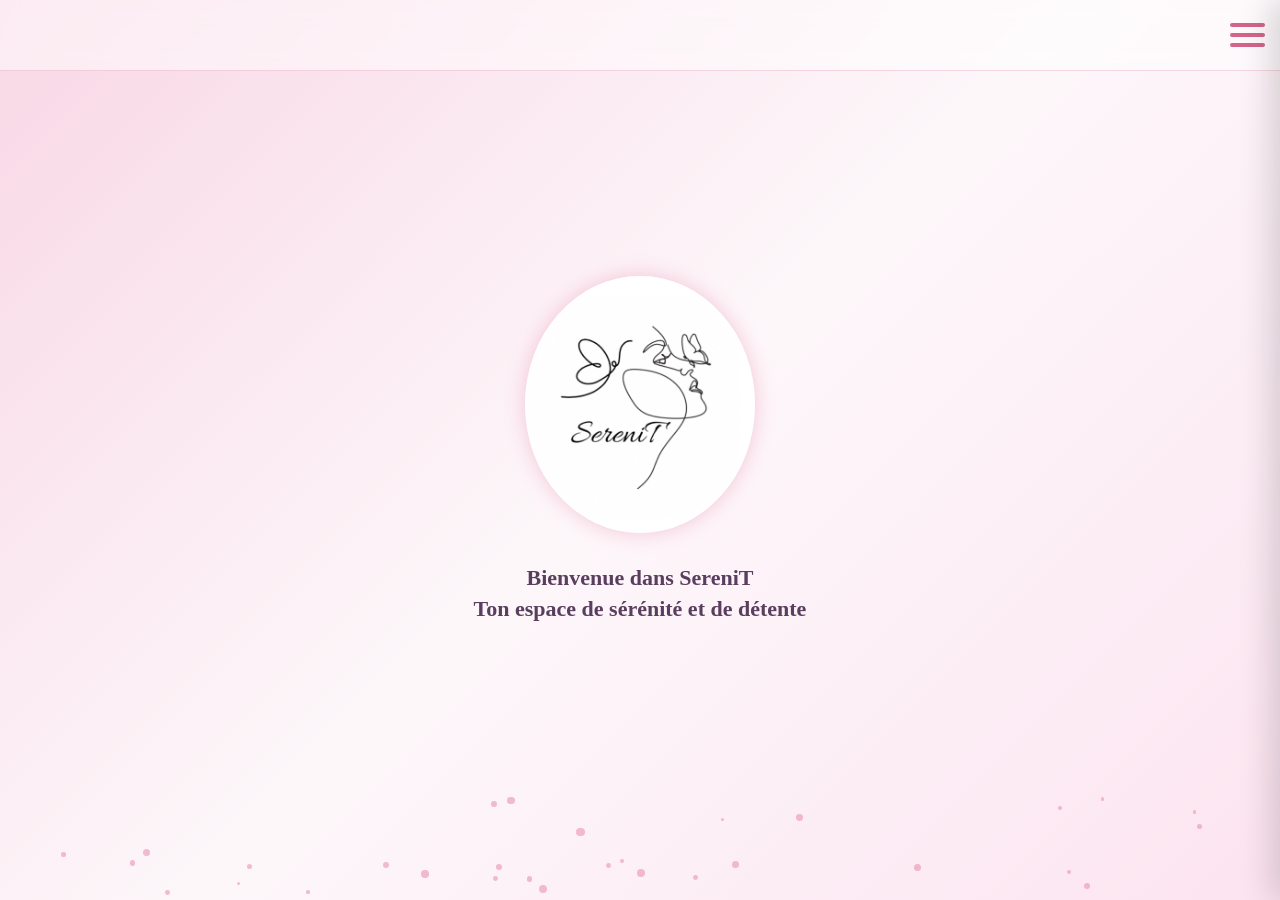
<file: index.html>
<!DOCTYPE html>
<html lang="fr">
<head>
<meta charset="UTF-8">
<meta name="viewport" content="width=device-width, initial-scale=1.0">
<title>SereniT</title>

<style>
/* ===== BODY ===== */
body {
  margin:0;
  font-family: Georgia, serif;
  overflow:hidden;
  height:100vh;
  display:flex;
  justify-content:center;
  align-items:center;
  background: linear-gradient(135deg, #f8d7e5, #fdf7fa, #fce4f0);
  animation: backgroundShift 20s ease infinite;
}

/* ===== ANIMATION FOND ===== */
@keyframes backgroundShift {
  0% {background-position:0% 50%;}
  50% {background-position:100% 50%;}
  100% {background-position:0% 50%;}
}

/* ===== BARRE HAUT ===== */
.topbar {
  position:fixed;
  top:0;
  width:100%;
  height:70px;
  background: rgba(255,255,255,0.5);
  backdrop-filter: blur(10px);
  display:flex;
  justify-content:flex-end;
  align-items:center;
  padding-right:30px;
  border-bottom:1px solid rgba(231,127,163,0.3);
  z-index:1000;
}

/* ===== MENU HAMBURGER ===== */
.menu-btn {
  width:35px;
  cursor:pointer;
  z-index:1001;
}
.menu-btn span {
  display:block;
  height:4px;
  background:#d46489;
  margin:6px 0;
  border-radius:4px;
}

/* ===== MENU LATERAL ===== */
.menu {
  position:fixed;
  top:0;
  right:-300px;
  width:300px;
  height:100%;
  background:white;
  display:flex;
  flex-direction:column;
  justify-content:center;
  align-items:center;
  transition:0.4s;
  box-shadow:-10px 0 30px rgba(0,0,0,0.15);
  z-index:2000;
}
.menu a {
  text-decoration:none;
  font-size:22px;
  margin:25px;
  color:#5a3e5f;
}
.menu a:hover {
  color:#e77fa3;
}
.menu .close-btn {
  position:absolute;
  top:20px;
  right:20px;
  font-size:28px;
  cursor:pointer;
  color:#d46489;
}

/* ===== CENTRE ===== */
.center {
  display:flex;
  flex-direction:column;
  align-items:center;
  z-index:1;
  position:relative;
}

/* ===== LOGO ===== */
.logo {
  width:230px;
  border-radius:50%;
  animation:float 6s ease-in-out infinite;
  box-shadow: 0 0 20px rgba(231,127,163,0.4);
}
@keyframes float {
  0% { transform: translateY(0) scale(1);}
  50% { transform: translateY(-10px) scale(1.02);}
  100% { transform: translateY(0) scale(1);}
}

/* ===== PARTICULES LUMINEUSES ===== */
.particle {
  position:absolute;
  width:6px;
  height:6px;
  background: rgba(231,127,163,0.5);
  border-radius:50%;
  animation:riseParticle linear infinite;
  z-index:0;
}
@keyframes riseParticle {
  0% { transform: translateY(0) scale(1); opacity:0;}
  50% { opacity:0.7; }
  100% { transform: translateY(-800px) scale(0.5); opacity:0;}
}

/* ===== TEXTE DE BIENVENUE ===== */
.welcome-text {
  margin-top:30px;
  font-size:22px;
  color:#5a3e5f;
  font-weight:bold;
  text-align:center;
  line-height:1.4;
  opacity:0;
  animation:fadeIn 2s forwards;
  animation-delay:1s;
}
@keyframes fadeIn {
  to { opacity:1;}
}
</style>
</head>

<body>

<!-- BARRE HAUT -->
<div class="topbar">
  <div class="menu-btn" id="menuBtn">
    <span></span>
    <span></span>
    <span></span>
  </div>
</div>

<!-- MENU LATERAL -->
<div class="menu" id="menu">
  <div class="close-btn" id="closeBtn">&times;</div>
  <a href="connexion.html">Se connecter</a>
  <a href="identification.html">S'inscrire</a>
</div>

<!-- CENTRE -->
<div class="center">
  <img src="SereniT.jpeg" class="logo" alt="Logo SereniT">
  <div class="welcome-text" id="welcomeText">
    Bienvenue dans SereniT<br>
    Ton espace de sérénité et de détente
  </div>
</div>

<script>
/* MENU */
const menuBtn = document.getElementById("menuBtn");
const menu = document.getElementById("menu");
const closeBtn = document.getElementById("closeBtn");

menuBtn.onclick = () => { menu.style.right = "0"; }
closeBtn.onclick = () => { menu.style.right = "-300px"; }

/* PARTICULES LUMINEUSES */
for(let i=0;i<30;i++){
  let p = document.createElement("div");
  p.className="particle";
  p.style.left = Math.random()*100+"%";
  p.style.bottom = Math.random()*100+"px";
  p.style.width = p.style.height = (Math.random()*6+3)+"px";
  p.style.animationDuration = (Math.random()*5+5)+"s";
  document.body.appendChild(p);
}
</script>

</body>
</html>
</file>
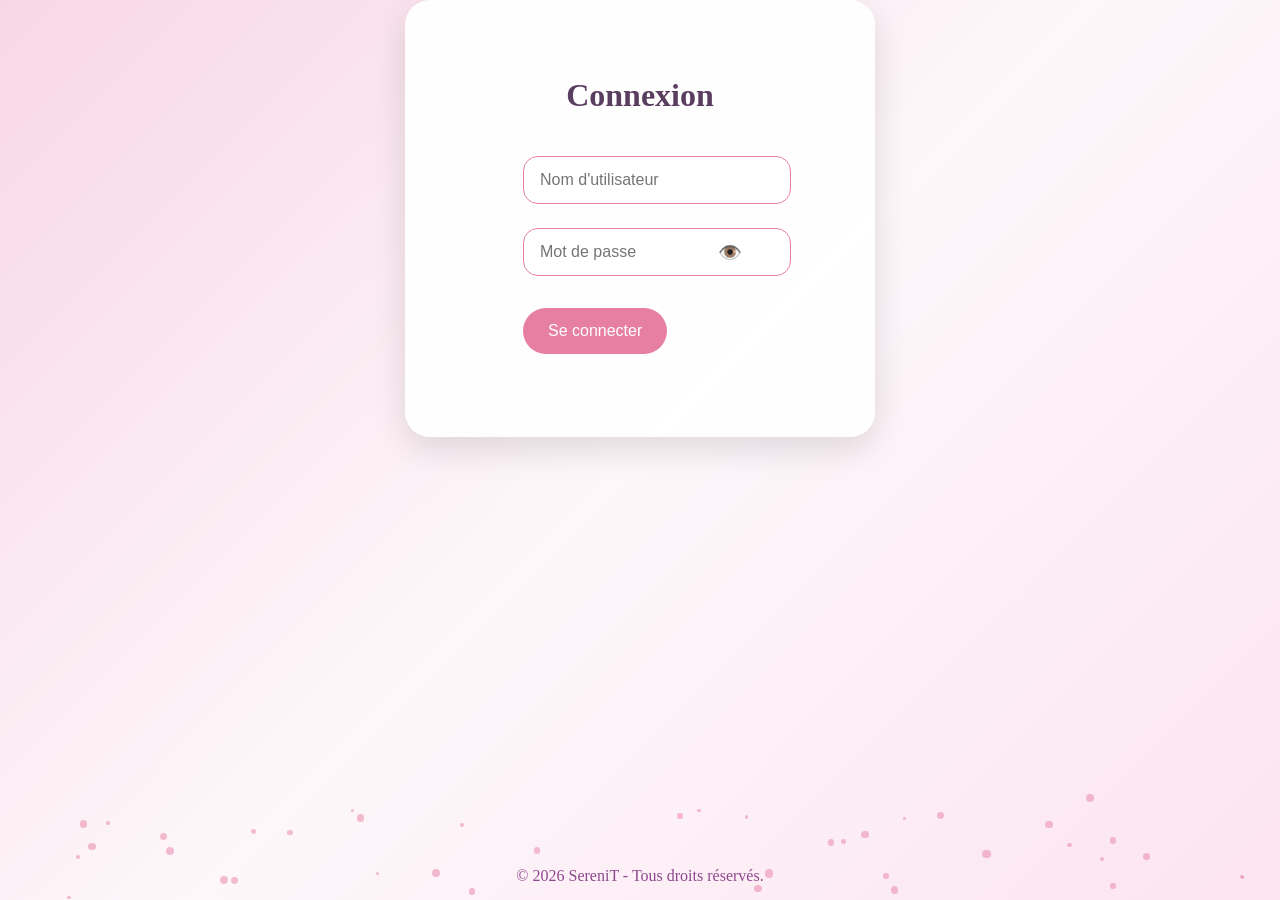
<file: connexion.html>
<!DOCTYPE html>
<html lang="fr">
<head>
<meta charset="UTF-8">
<meta name="viewport" content="width=device-width, initial-scale=1.0">
<title>SereniT - Connexion</title>

<style>
body {
  margin:0;
  font-family: Georgia, serif;
  min-height:100vh;
  display:flex;
  flex-direction:column;
  justify-content:center;
  align-items:center;
  background: linear-gradient(135deg, #f8d7e5, #fdf7fa, #fce4f0);
  overflow-x:hidden;
  position:relative;
}

/* ANIMATION FORMULAIRE */
@keyframes fadeInUp {
  0% {opacity:0; transform: translateY(30px);}
  100% {opacity:1; transform: translateY(0);}
}

/* FORMULAIRE */
.form-container {
  background: rgba(255,255,255,0.95);
  padding:50px 35px;
  border-radius:25px;
  box-shadow:0 12px 35px rgba(0,0,0,0.12);
  display:flex;
  flex-direction:column;
  align-items:center;
  width:90%;
  max-width:400px;
  animation: fadeInUp 1s ease;
  z-index:2;
}

.form-container h2 {
  color:#5a3e5f;
  margin-bottom:30px;
  font-size:2rem;
}

/* INPUTS */
.form-container input {
  width:100%;
  padding:14px 16px;
  margin:12px 0;
  border-radius:15px;
  border:1px solid #e77fa3;
  font-size:16px;
  transition:0.3s;
}

.form-container input:focus {
  outline:none;
  border-color:#d46489;
  box-shadow:0 0 12px rgba(231,127,163,0.4);
}

/* PASSWORD */
.password-wrapper {
  position: relative;
}
.password-wrapper span {
  position: absolute;
  right: 15px;
  top: 50%;
  transform: translateY(-50%);
  cursor: pointer;
  font-size: 1.2rem;
  transition: transform 0.2s;
}
.password-wrapper span:hover{
  transform: translateY(-50%) scale(1.1);
}

/* BOUTON */
.form-container button {
  margin-top:20px;
  padding:14px 25px;
  border:none;
  border-radius:25px;
  background:#e77fa3;
  color:white;
  font-size:16px;
  cursor:pointer;
  transition: all 0.3s ease;
}
.form-container button:hover {
  background:#d46489;
  transform: scale(1.05);
}

/* MESSAGE */
.message {
  margin-top:15px;
  font-size:14px;
  color:red;
  height:18px;
  text-align:center;
}

/* PARTICULES */
.particle {
  position:absolute;
  width:6px;
  height:6px;
  background: rgba(231,127,163,0.5);
  border-radius:50%;
  animation:riseParticle linear infinite;
  z-index:0;
}
@keyframes riseParticle {
  0% { transform: translateY(0) scale(1); opacity:0;}
  50% { opacity:0.7; }
  100% { transform: translateY(-800px) scale(0.5); opacity:0;}
}

/* FOOTER */
footer {
  margin-top:auto;
  font-size:1rem;
  color:#8e488e;
  padding:15px;
  text-align:center;
}

/* RESPONSIVE */
@media (max-width:768px){
  .form-container{ padding:40px 25px; width:95%; }
  .form-container input{ padding:12px; font-size:15px; }
  .password-wrapper span{ font-size:1.1rem; }
  .form-container button{ padding:12px 22px; font-size:15px; }
}

@media (max-width:480px){
  .form-container{ padding:30px 20px; width:95%; }
  .form-container input{ padding:10px; font-size:14px; }
  .password-wrapper span{ font-size:1rem; }
  .form-container button{ padding:10px 20px; font-size:14px; }
}
</style>
</head>

<body>

<div class="form-container">
  <h2>Connexion</h2>
  <form id="loginForm">
    <input type="text" id="username" placeholder="Nom d'utilisateur" required>

    <div class="password-wrapper">
      <input type="password" id="password" placeholder="Mot de passe" required>
      <span onclick="togglePassword('password')">👁️</span>
    </div>

    <button type="submit">Se connecter</button>
  </form>
  <div class="message" id="message"></div>
</div>

<footer>© 2026 SereniT - Tous droits réservés.</footer>

<script>
// PARTICULES FLUCTUANTES
for(let i=0;i<40;i++){
  let p=document.createElement("div");
  p.className="particle";
  p.style.left=Math.random()*100+"%";
  p.style.bottom=Math.random()*100+"px";
  p.style.width=p.style.height=(Math.random()*6+3)+"px";
  p.style.animationDuration=(Math.random()*5+5)+"s";
  document.body.appendChild(p);
}

// AFFICHER / MASQUER MOT DE PASSE
function togglePassword(id){
  const f=document.getElementById(id);
  f.type = f.type==="password" ? "text" : "password";
}

// CONNEXION
document.getElementById("loginForm").addEventListener("submit",function(e){
  e.preventDefault();
  const username=document.getElementById("username").value.trim();
  const password=document.getElementById("password").value.trim();
  let accounts=JSON.parse(localStorage.getItem("accounts")) || [];
  const user=accounts.find(acc=>acc.username===username);
  const messageEl=document.getElementById("message");
  if(!user){
    messageEl.style.color="red";
    messageEl.textContent="Ce nom d'utilisateur n'existe pas.";
  } else if(user.password!==password){
    messageEl.style.color="red";
    messageEl.textContent="Mot de passe incorrect.";
  } else {
    messageEl.style.color="green";
    messageEl.textContent="Connexion réussie !";
    localStorage.setItem("currentUser",username);
    setTimeout(()=>{ window.location.href="siteee.html"; },1000);
  }
});
</script>

</body>
</html>
</file>
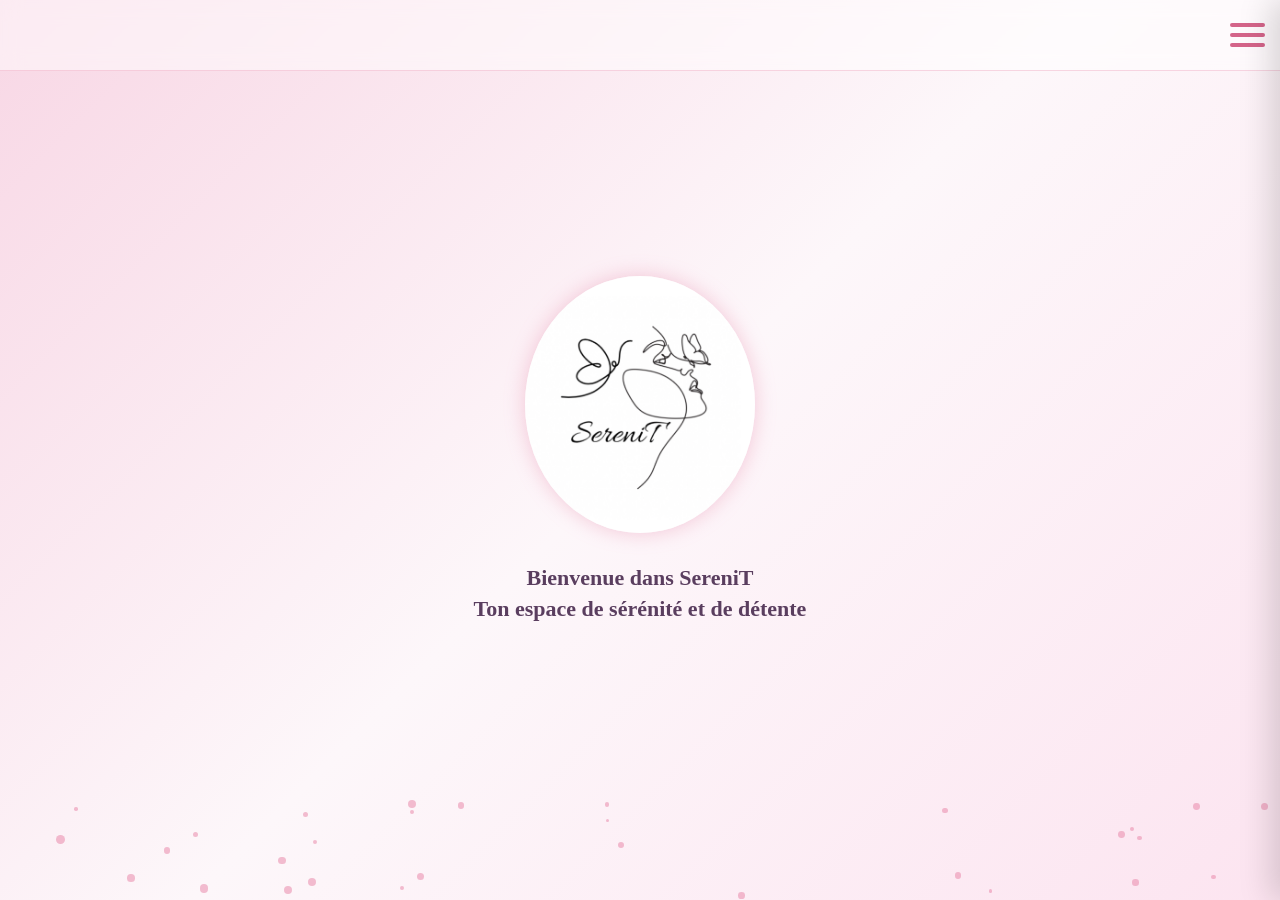
<file: forum.html>
<!DOCTYPE html>
<html lang="fr">
<head>
<meta charset="UTF-8">
<meta name="viewport" content="width=device-width, initial-scale=1.0">
<title>Forum Communautaire - SereniT</title>

<style>
body {
    margin: 0;
    font-family: 'Georgia', serif;
    background: linear-gradient(to bottom, #f8d7e5, #fdf7fa);
    color: #5a3e5f;
    text-align: center;
    overflow-x: hidden;
    padding-bottom:50px;
}

/* Container */
.container { 
    max-width: 1200px; 
    margin: 0 auto; 
    padding: 25px; 
}

/* Header */
header { padding: 50px 20px; }
h1 { font-size: 3rem; margin-bottom: 10px; color: #8e488e; animation: fadeInDown 1s ease; }
p { font-size: 1.2rem; animation: fadeIn 1s ease; }

/* Formulaire nouvelle discussion */
.new-discussion, .discussion {
    background: rgba(255,255,255,0.95);
    padding: 30px;
    border-radius: 20px;
    box-shadow: 0 10px 25px rgba(0,0,0,0.1);
    margin-bottom: 25px;
    text-align: left;
    transition: transform 0.3s, box-shadow 0.3s;
}
.new-discussion:hover, .discussion:hover{
    transform: translateY(-5px);
    box-shadow: 0 12px 28px rgba(0,0,0,0.15);
}

.new-discussion input, .new-discussion textarea {
    width: 100%;
    padding: 14px;
    margin-bottom: 12px;
    border-radius: 12px;
    border: 1px solid #e77fa3;
    font-size: 1rem;
    color: #5a3e5f;
    transition: border-color 0.3s;
}
.new-discussion input:focus, .new-discussion textarea:focus{
    border-color:#d46489;
    outline:none;
}

/* Boutons */
.new-discussion button, .discussion button {
    margin-right: 8px;
    padding: 10px 18px;
    border: none;
    border-radius: 15px;
    background: #e77fa3;
    color: white;
    cursor: pointer;
    transition: all 0.3s;
}
.new-discussion button:hover, .discussion button:hover {
    background: #d46489;
    transform: scale(1.05);
}

/* Actions */
.actions { margin-top: 12px; }

/* Footer */
footer { 
    margin-top: 50px; 
    font-size: 1rem; 
    color:#8e488e; 
    padding: 20px;
}

/* Animations */
@keyframes fadeIn{
    0%{opacity:0;}
    100%{opacity:1;}
}
@keyframes fadeInDown{
    0%{opacity:0; transform:translateY(-15px);}
    100%{opacity:1; transform:translateY(0);}
}

/* Responsive */
@media(max-width:768px){
    h1{font-size:2.4rem;}
    .new-discussion, .discussion{padding: 20px;}
}
@media(max-width:480px){
    h1{font-size:2rem;}
    .new-discussion, .discussion{padding: 15px;}
    .new-discussion input, .new-discussion textarea{padding:10px;}
    .new-discussion button, .discussion button{padding:8px 12px;}
}
</style>
</head>

<body>

<div class="container">
    <header>
        <h1>Forum Communautaire SereniT</h1>
        <p>Partagez vos expériences et posez vos questions sur la gestion des émotions.</p>
    </header>

    <div class="new-discussion">
        <h3>Créer une nouvelle discussion</h3>
        <form id="forum-form">
            <input type="text" id="title" placeholder="Titre de la discussion" required />
            <textarea id="content" placeholder="Écrivez votre message ici..." rows="4" required></textarea>
            <button type="submit">Publier</button>
        </form>
    </div>

    <div class="forum" id="forum"></div>

    <footer>© 2026 SereniT - Tous droits réservés.</footer>
</div>

<script>
// Vérification utilisateur connecté
let currentUser = localStorage.getItem("currentUser");
if(!currentUser){
    alert("Vous devez être connecté pour accéder au forum !");
    window.location.replace("index.html");
}

// Récupération des discussions et favoris
let forumPosts = JSON.parse(localStorage.getItem("forumPosts")) || [];
let favoritePostsData = JSON.parse(localStorage.getItem("favoritePosts")) || {};

// Affichage du forum
function displayForum(){
    const forum = document.getElementById("forum");
    forum.innerHTML = "";
    forumPosts.forEach((post, index) => {
        const div = document.createElement("div");
        div.className = "discussion";
        div.innerHTML = `
            <h3>${post.title}</h3>
            <p>${post.content}</p>
            <div class="actions">
                <button onclick="likePost(${index})">👍 J'aime (${post.likes || 0})</button>
                <button onclick="dislikePost(${index})">👎 Je n'aime pas (${post.dislikes || 0})</button>
                <button onclick="favoritePost(${index})">${favoritePostsData[currentUser]?.includes(index) ? "⭐ En favoris" : "⭐ Mettre en favoris"}</button>
            </div>
        `;
        forum.appendChild(div);
    });
}

// Nouvelle discussion
document.getElementById("forum-form").addEventListener("submit", function(e){
    e.preventDefault();
    const title = document.getElementById("title").value.trim();
    const content = document.getElementById("content").value.trim();
    if(title && content){
        forumPosts.unshift({title, content, likes:0, dislikes:0});
        localStorage.setItem("forumPosts", JSON.stringify(forumPosts));
        document.getElementById("forum-form").reset();
        displayForum();
    }
});

// J'aime
function likePost(index){
    forumPosts[index].likes = (forumPosts[index].likes || 0) + 1;
    localStorage.setItem("forumPosts", JSON.stringify(forumPosts));
    displayForum();
}

// Je n'aime pas
function dislikePost(index){
    forumPosts[index].dislikes = (forumPosts[index].dislikes || 0) + 1;
    localStorage.setItem("forumPosts", JSON.stringify(forumPosts));
    displayForum();
}

// Favoris
function favoritePost(index){
    if(!favoritePostsData[currentUser]){
        favoritePostsData[currentUser] = [];
    }
    const favIndex = favoritePostsData[currentUser].indexOf(index);
    if(favIndex > -1){
        favoritePostsData[currentUser].splice(favIndex,1);
    } else {
        favoritePostsData[currentUser].push(index);
    }
    localStorage.setItem("favoritePosts", JSON.stringify(favoritePostsData));
    displayForum();
}

// Initialisation
displayForum();
</script>
</body>
</html>
</file>
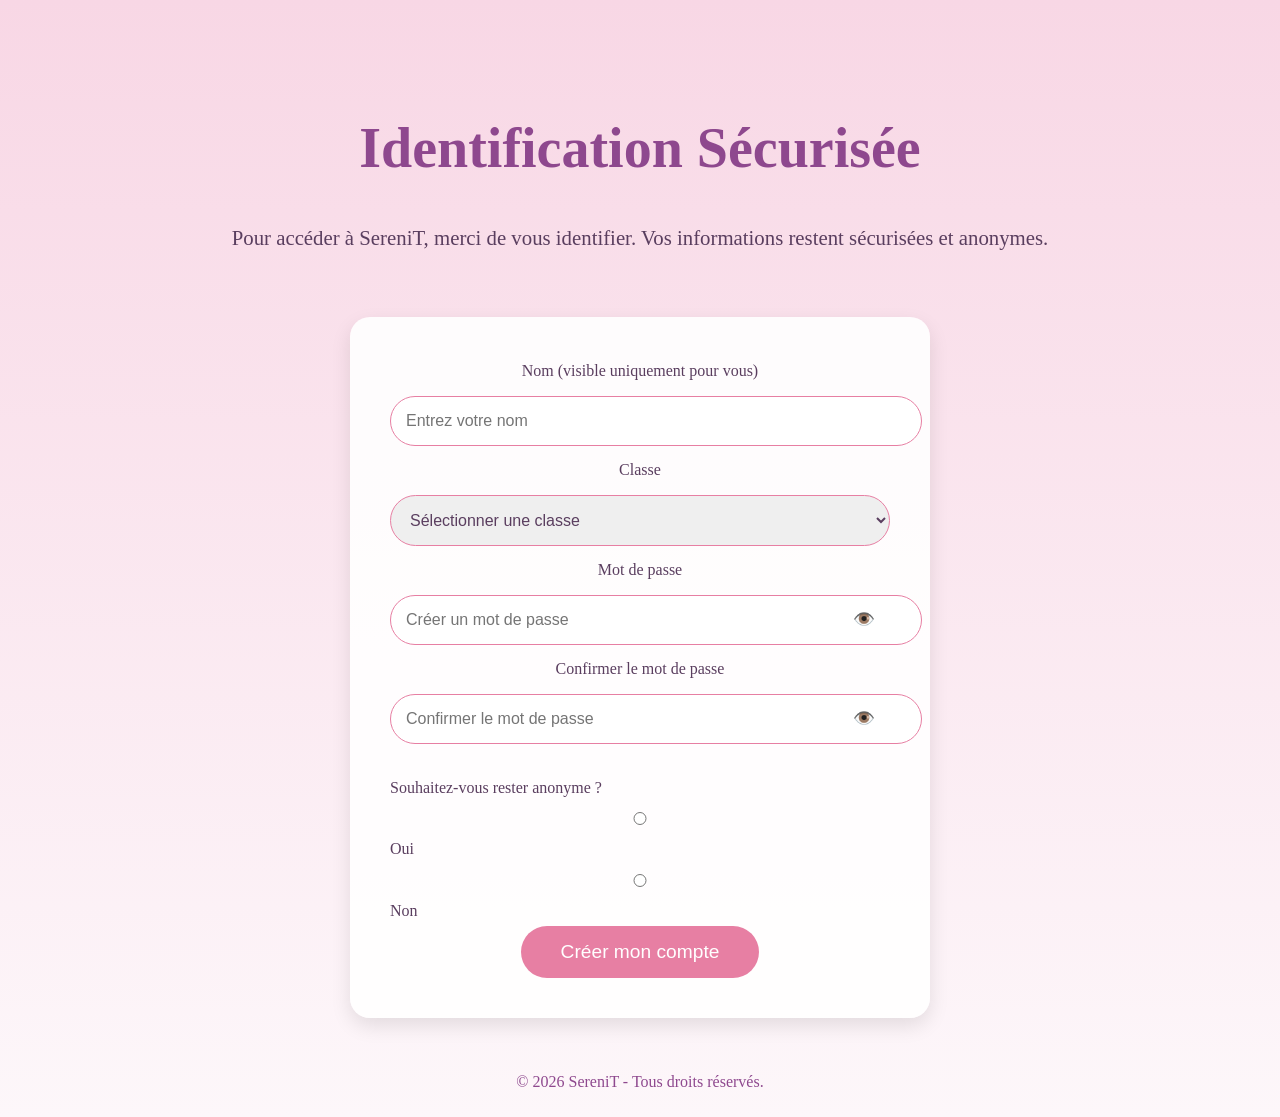
<file: identification.html>
<!DOCTYPE html>
<html lang="fr">
<head>
<meta charset="UTF-8">
<meta name="viewport" content="width=device-width, initial-scale=1.0">
<title>Identification Sécurisée - SereniT</title>

<style>
/* Styles généraux */
body {
  margin:0;
  padding:0;
  font-family:'Georgia', serif;
  background: linear-gradient(to bottom, #f8d7e5, #fdf7fa);
  color:#5a3e5f;
  line-height:1.8;
  text-align:center;
}

.container {
  max-width: 1200px;
  margin: 0 auto;
  padding: 20px;
}

header {
  padding: 40px 20px;
}

h1 { font-size:3.5rem; margin-bottom:10px; color:#8e488e; }
p { font-size:1.3rem; }

.form-container {
  background-color: rgba(255,255,255,0.9);
  padding: 40px;
  border-radius: 20px;
  box-shadow: 0 8px 20px rgba(0,0,0,0.1);
  max-width: 500px;
  margin: 0 auto;
  transition: transform 0.3s ease;
}

.form-container:hover { transform: translateY(-10px); }

.form-container input, 
.form-container select {
  width:100%;
  padding:15px;
  margin:10px 0;
  border-radius:30px;
  border:1px solid #e77fa3;
  font-size:1rem;
  color:#5a3e5f;
}

.password-wrapper {
  position: relative;
}

.password-wrapper span {
  position: absolute;
  right: 15px;
  top: 50%;
  transform: translateY(-50%);
  cursor: pointer;
  font-size:1.1rem;
}

.form-container button {
  padding: 15px 40px;
  background:#e77fa3;
  color:#fff;
  border-radius:30px;
  border:none;
  font-size:1.2rem;
  cursor:pointer;
  transition: background 0.3s, transform 0.2s;
}
.form-container button:hover { background:#d46489; transform: scale(1.05); }

.anonymous-section { margin-top:20px; text-align:left; }
.pseudonym-section, .generated-pseudonyms { display:none; margin-top:15px; text-align:left; }

footer { margin-top:50px; font-size:1rem; color:#8e488e; }

/* Responsive Design */
@media (max-width:1024px){
  h1{ font-size:3rem; }
  p{ font-size:1.2rem; }
  .form-container{ padding:30px; max-width:90%; }
  .form-container button{ padding:12px 30px; font-size:1.1rem; }
}

@media (max-width:768px){
  h1{ font-size:2.5rem; }
  p{ font-size:1.1rem; }
  .form-container{ padding:25px; max-width:95%; }
  .form-container input, .form-container select{ padding:12px; font-size:0.95rem; }
  .form-container button{ padding:10px 25px; font-size:1rem; }
}

@media (max-width:480px){
  h1{ font-size:2rem; }
  p{ font-size:1rem; }
  .form-container{ padding:20px; border-radius:15px; }
  .form-container input, .form-container select{ padding:10px; font-size:0.9rem; }
  .form-container button{ padding:8px 20px; font-size:0.95rem; }
  .password-wrapper span{ font-size:1rem; }
}
</style>
</head>

<body>
<div class="container">
<header>
<h1>Identification Sécurisée</h1>
<p>Pour accéder à SereniT, merci de vous identifier. Vos informations restent sécurisées et anonymes.</p>
</header>

<div class="form-container">
<form id="identificationForm">
  <label>Nom (visible uniquement pour vous)</label>
  <input type="text" id="name" required placeholder="Entrez votre nom">

  <label>Classe</label>
  <select id="class" required>
    <option value="">Sélectionner une classe</option>
    <option value="7e">7ème</option>
    <option value="8e">8ème</option>
    <option value="9e">9ème</option>
    <option value="S1">S1</option>
    <option value="S2">S2</option>
    <option value="S3">S3</option>
    <option value="S4">S4</option>
  </select>

  <label>Mot de passe</label>
  <div class="password-wrapper">
    <input type="password" id="password" required placeholder="Créer un mot de passe">
    <span onclick="togglePassword('password')">👁️</span>
  </div>

  <label>Confirmer le mot de passe</label>
  <div class="password-wrapper">
    <input type="password" id="confirmPassword" required placeholder="Confirmer le mot de passe">
    <span onclick="togglePassword('confirmPassword')">👁️</span>
  </div>

  <div class="anonymous-section">
    <label>Souhaitez-vous rester anonyme ?</label><br>
    <input type="radio" name="anonymous" value="yes" onclick="togglePseudonymInput(true)">
    <label>Oui</label><br>
    <input type="radio" name="anonymous" value="no" onclick="togglePseudonymInput(false)">
    <label>Non</label>
  </div>

  <div class="pseudonym-section" id="pseudonym-section">
    <label>Pseudonyme (si vous souhaitez rester anonyme)</label>
    <input type="text" id="pseudonym" placeholder="Choisissez un pseudonyme">
  </div>

  <div class="generated-pseudonyms" id="generated-pseudonyms">
    <p>Choisissez un pseudonyme :</p>
    <select id="generatedPseudonym"></select>
  </div>

  <button type="submit">Créer mon compte</button>
</form>
</div>

<footer>© 2026 SereniT - Tous droits réservés.</footer>
</div>

<script>
// Afficher / masquer mot de passe
function togglePassword(id){
  const f=document.getElementById(id);
  f.type = f.type==="password" ? "text" : "password";
}

// Pseudonymes
function togglePseudonymInput(show){
  const pseudo=document.getElementById("pseudonym-section");
  const generated=document.getElementById("generated-pseudonyms");
  const name=document.getElementById("name").value;
  if(show){ pseudo.style.display="block"; generated.style.display="none"; }
  else{ pseudo.style.display="none"; generated.style.display="block"; generatePseudonyms(name); }
}

function generatePseudonyms(name){
  const select=document.getElementById("generatedPseudonym");
  select.innerHTML="";
  const pseudos=[name+"123","Super"+name,name+"_Star","Lady_"+name,"Mystery_"+name,name+"X"];
  pseudos.forEach(p=>{
    let opt=document.createElement("option");
    opt.value=p; opt.textContent=p;
    select.appendChild(opt);
  });
}

// Soumettre formulaire
document.getElementById("identificationForm").addEventListener("submit", function(e){
  e.preventDefault();
  const name=document.getElementById("name").value.trim();
  const classe=document.getElementById("class").value;
  const password=document.getElementById("password").value;
  const confirmPassword=document.getElementById("confirmPassword").value;
  const pseudonym=document.getElementById("pseudonym").value.trim();
  const generated=document.getElementById("generatedPseudonym").value;

  if(password!==confirmPassword){ alert("Les mots de passe ne correspondent pas !"); return; }
  const username=pseudonym || generated;
  if(!username){ alert("Veuillez choisir un pseudonyme"); return; }

  let accounts=JSON.parse(localStorage.getItem("accounts"))||[];
  if(accounts.some(u=>u.username===username)){ alert("Ce pseudonyme existe déjà"); return; }

  const user={ username, name, classe, password, bio:"", profilePic:"default-avatar.png", creationDate:Date.now() };
  accounts.push(user);
  localStorage.setItem("accounts", JSON.stringify(accounts));
  localStorage.setItem("currentUser", username);

  alert("Compte créé avec succès !");
  window.location.href="modifier.html";
});
</script>
</body>
</html>
</file>
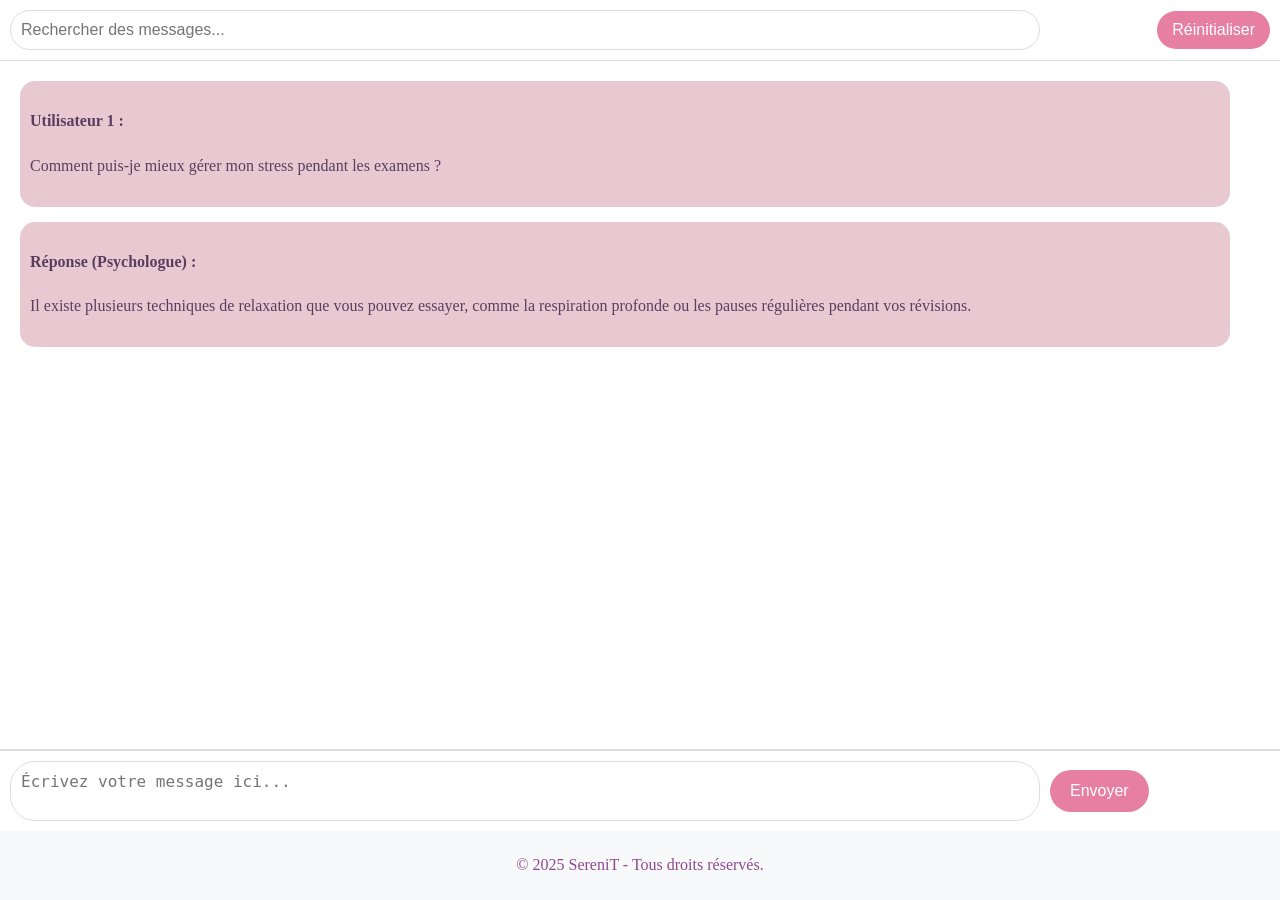
<file: messagerie.html>
<!DOCTYPE html>
<html lang="fr">

<head>
<meta name="viewport" content="width=device-width, initial-scale=1.0">
    <meta charset="UTF-8">
    <title>Messagerie Anonyme - SereniT</title>
    <style>
        body {
            margin: 0;
            padding: 0;
            font-family: 'Georgia', serif;
            background: #f8f9fa;
            color: #5a3e5f;
            line-height: 1.8;
            display: flex;
            flex-direction: column;
            height: 100vh;
        }

        /* Conteneur principal */
        .container {
            display: flex;
            flex-direction: column;
            height: 100%;
            overflow: hidden;
        }

        /* Barre de recherche en haut */
        .search-bar {
            background-color: #ffffff;
            padding: 10px;
            border-bottom: 1px solid #ddd;
            display: flex;
            justify-content: space-between;
            align-items: center;
        }

        .search-bar input {
            width: 80%;
            padding: 10px;
            border-radius: 25px;
            border: 1px solid #ddd;
            font-size: 1rem;
            outline: none;
        }

        .search-bar button {
            padding: 10px 15px;
            background-color: #e77fa3;
            border: none;
            color: white;
            border-radius: 25px;
            cursor: pointer;
            font-size: 1rem;
        }

        .search-bar button:hover {
            background-color: #d46489;
        }

        /* Boîte de messages - occupe la majorité de l'écran */
        .message-box {
            flex-grow: 1;
            overflow-y: auto;
            padding: 20px;
            background-color: #ffffff;
            border-bottom: 1px solid #ddd;
            padding-right: 50px;
        }

        .message {
            background-color: #e9c9d1;
            margin-bottom: 15px;
            padding: 10px;
            border-radius: 15px;
            font-size: 1rem;
            color: #5a3e5f;
            text-align: left;
        }

        .message .sender {
            font-weight: bold;
        }

        /* Zone d'envoi du message */
        .message-form {
            display: flex;
            flex-direction: row;
            align-items: center;
            padding: 10px;
            background-color: #ffffff;
            border-top: 1px solid #ddd;
        }

        .message-form textarea {
            width: 80%;
            padding: 10px;
            border-radius: 25px;
            border: 1px solid #ddd;
            font-size: 1rem;
            outline: none;
            resize: none;
        }

        .message-form button {
            padding: 12px 20px;
            background-color: #e77fa3;
            color: white;
            border-radius: 25px;
            border: none;
            cursor: pointer;
            font-size: 1rem;
            margin-left: 10px;
        }

        .message-form button:hover {
            background-color: #d46489;
        }

        footer {
            padding: 20px;
            font-size: 1rem;
            color: #8e488e;
            text-align: center;
        }
    </style>
</head>

<body>

    <div class="container">

        <!-- Barre de recherche -->
        <div class="search-bar">
            <input type="text" placeholder="Rechercher des messages..." id="search-input" oninput="searchMessages()" />
            <button onclick="clearSearch()">Réinitialiser</button>
        </div>

        <!-- Boîte de messages -->
        <div class="message-box" id="message-box">
            <!-- Exemple de message -->
            <div class="message">
                <p class="sender">Utilisateur 1 :</p>
                <p>Comment puis-je mieux gérer mon stress pendant les examens ?</p>
            </div>
            <div class="message">
                <p class="sender">Réponse (Psychologue) :</p>
                <p>Il existe plusieurs techniques de relaxation que vous pouvez essayer, comme la respiration profonde ou les pauses régulières pendant vos révisions.</p>
            </div>
        </div>

        <!-- Formulaire pour envoyer un message -->
        <div class="message-form">
            <textarea id="message" rows="2" placeholder="Écrivez votre message ici..."></textarea>
            <button onclick="sendMessage()">Envoyer</button>
        </div>

        <!-- Pied de page -->
        <footer>
            © 2025 SereniT - Tous droits réservés.
        </footer>

    </div>

    <script>
        // Fonction d'envoi de message
        function sendMessage() {
            const messageBox = document.getElementById('message-box');
            const messageText = document.getElementById('message').value;
            const sender = "Utilisateur Anonyme"; // Par défaut, on met "Anonyme"

            if (messageText.trim() !== "") {
                // Créer un nouveau message à afficher
                const newMessage = document.createElement('div');
                newMessage.classList.add('message');
                newMessage.innerHTML = `<p class="sender">${sender} :</p><p>${messageText}</p>`;

                // Ajouter le message à la boîte de messages
                messageBox.appendChild(newMessage);

                // Faire défiler la boîte vers le bas après ajout du message
                messageBox.scrollTop = messageBox.scrollHeight;

                // Réinitialiser le champ de saisie
                document.getElementById('message').value = '';
            }
        }

        // Fonction de recherche des messages
        function searchMessages() {
            const searchInput = document.getElementById('search-input').value.toLowerCase();
            const messages = document.querySelectorAll('.message');
            messages.forEach(function (message) {
                const messageText = message.textContent.toLowerCase();
                if (messageText.includes(searchInput)) {
                    message.style.display = 'block';
                } else {
                    message.style.display = 'none';
                }
            });
        }

        // Fonction pour réinitialiser la recherche et afficher tous les messages
        function clearSearch() {
            document.getElementById('search-input').value = '';
            searchMessages();
        }
    </script>

</body>

</html>
</file>
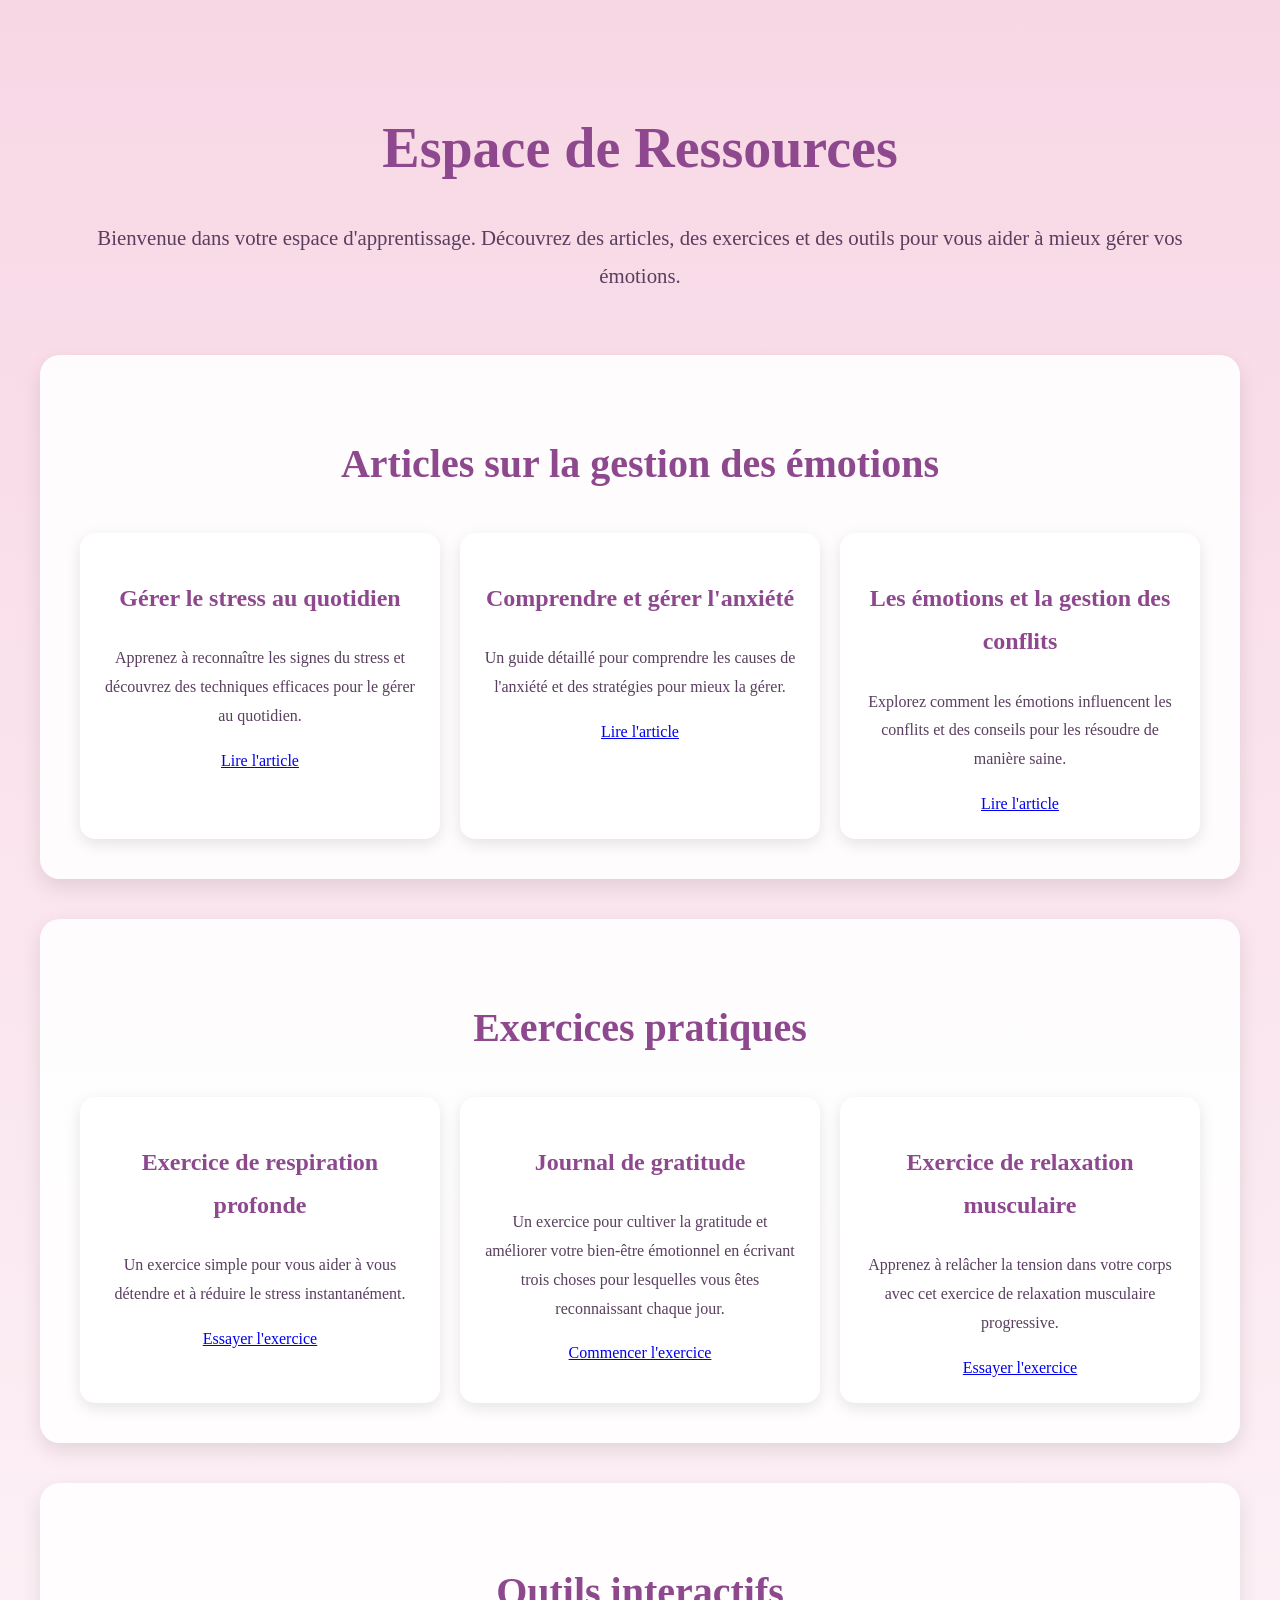
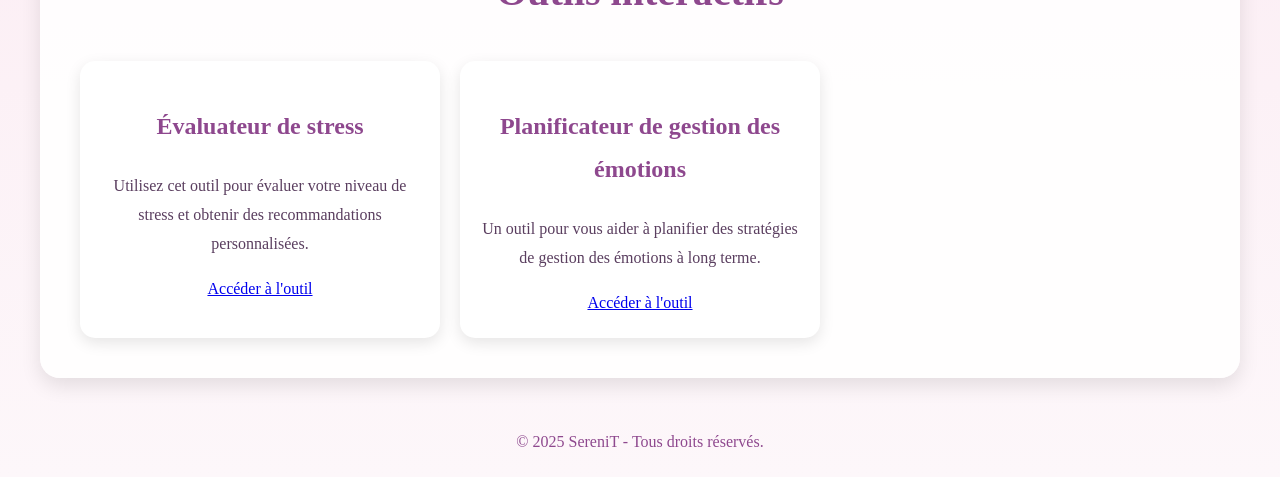
<file: ressources.html>
<!DOCTYPE html>
<html lang="fr">

<head>
<meta name="viewport" content="width=device-width, initial-scale=1.0">
    <meta charset="UTF-8">
    <title>Espace de Ressources - SereniT</title>
    <style>
        body {
            margin: 0;
            padding: 0;
            font-family: 'Georgia', serif;
            background: linear-gradient(to bottom, #f8d7e5, #fdf7fa);
            color: #5a3e5f;
            line-height: 1.8;
            text-align: center;
            overflow-x: hidden;
        }

        .container {
            max-width: 1200px;
            margin: 0 auto;
            padding: 20px;
        }

        header {
            padding: 40px 20px;
        }

        h1 {
            font-size: 3.5rem;
            margin-bottom: 10px;
            font-family: 'Playfair Display', serif;
            color: #8e488e;
        }

        p {
            font-size: 1.3rem;
        }

        .section {
            background-color: rgba(255, 255, 255, 0.9);
            padding: 40px;
            border-radius: 20px;
            box-shadow: 0 8px 20px rgba(0, 0, 0, 0.1);
            margin-bottom: 40px;
        }

        .section h2 {
            font-size: 2.5rem;
            color: #8e488e;
        }

        .resource-list {
            display: grid;
            grid-template-columns: 1fr 1fr 1fr;
            gap: 20px;
            margin-top: 20px;
        }

        .resource-card {
            background-color: #fff;
            padding: 20px;
            border-radius: 15px;
            box-shadow: 0 5px 15px rgba(0, 0, 0, 0.1);
            text-align: center;
            transition: transform 0.3s ease;
        }

        .resource-card:hover {
            transform: translateY(-10px);
        }

        .resource-card h3 {
            font-size: 1.5rem;
            color: #8e488e;
        }

        .resource-card p {
            font-size: 1rem;
            color: #5a3e5f;
        }

        footer {
            margin-top: 50px;
            font-size: 1rem;
            color: #8e488e;
        }
    </style>
</head>

<body>

    <div class="container">

        <header>
            <h1>Espace de Ressources</h1>
            <p>Bienvenue dans votre espace d'apprentissage. Découvrez des articles, des exercices et des outils pour vous aider à mieux gérer vos émotions.</p>
        </header>

        <!-- Section des articles -->
        <div class="section">
            <h2>Articles sur la gestion des émotions</h2>
            <div class="resource-list">
                <!-- Card 1 -->
                <div class="resource-card">
                    <h3>Gérer le stress au quotidien</h3>
                    <p>Apprenez à reconnaître les signes du stress et découvrez des techniques efficaces pour le gérer au quotidien.</p>
                    <a href="https://www.psychologies.com/Bien-etre/Sophrologie/Articles-et-Dossiers/10-conseils-pour-gerer-son-stress" target="_blank">Lire l'article</a>
                </div>
                <!-- Card 2 -->
                <div class="resource-card">
                    <h3>Comprendre et gérer l'anxiété</h3>
                    <p>Un guide détaillé pour comprendre les causes de l'anxiété et des stratégies pour mieux la gérer.</p>
                    <a href="https://www.fondation-fonda-mental.org/article/l-anxiete-symptomes-causes-traitements" target="_blank">Lire l'article</a>
                </div>
                <!-- Card 3 -->
                <div class="resource-card">
                    <h3>Les émotions et la gestion des conflits</h3>
                    <p>Explorez comment les émotions influencent les conflits et des conseils pour les résoudre de manière saine.</p>
                   <a href="https://www.ecoute-parents.org/les-cles-pour-une-gestion-saine-des-conflits/" target="_blank">Lire l'article</a>
                </div>
            </div>
        </div>

        <!-- Section des exercices -->
        <div class="section">
            <h2>Exercices pratiques</h2>
            <div class="resource-list">
                <!-- Card 1 -->
                <div class="resource-card">
                    <h3>Exercice de respiration profonde</h3>
                    <p>Un exercice simple pour vous aider à vous détendre et à réduire le stress instantanément.</p>
                 <a href="https://www.ameli.fr/assure/sante/themes/stress-anxiete-depression/relaxation-respiration" target="_blank">Essayer l'exercice</a>
                </div>
                <!-- Card 2 -->
                <div class="resource-card">
                    <h3>Journal de gratitude</h3>
                    <p>Un exercice pour cultiver la gratitude et améliorer votre bien-être émotionnel en écrivant trois choses pour lesquelles vous êtes reconnaissant chaque jour.</p>
                   <a href="https://www.psychologies.com/Bien-etre/Developpement-personnel/Epanouissement/Articles-et-Dossiers/Le-journal-de-gratitude-mode-d-emploi" target="_blank">Commencer l'exercice</a>
                </div>
                <!-- Card 3 -->
                <div class="resource-card">
                    <h3>Exercice de relaxation musculaire</h3>
                    <p>Apprenez à relâcher la tension dans votre corps avec cet exercice de relaxation musculaire progressive.</p>
                   <a href="https://www.chups.jussieu.fr/polys/psycho/psycho.pdf#page=6" target="_blank">Essayer l'exercice</a>
                </div>
            </div>
        </div>

        <!-- Section des outils interactifs -->
        <div class="section">
            <h2>Outils interactifs</h2>
            <div class="resource-list">
                <!-- Card 1 -->
                <div class="resource-card">
                    <h3>Évaluateur de stress</h3>
                    <p>Utilisez cet outil pour évaluer votre niveau de stress et obtenir des recommandations personnalisées.</p>
                   <a href="stress.html" class="btn">Accéder à l'outil</a>
                </div>
                <!-- Card 2 -->
                <div class="resource-card">
                    <h3>Planificateur de gestion des émotions</h3>
                    <p>Un outil pour vous aider à planifier des stratégies de gestion des émotions à long terme.</p>
                   <a href="https://www.therapie-comportementale.net/outil-planification-gestion-emotionnelle/" target="_blank">Accéder à l'outil</a>
                </div>
            </div>
        </div>

        <!-- Pied de page -->
        <footer>
            © 2025 SereniT - Tous droits réservés.
        </footer>

    </div>

</body>

</html>
</file>
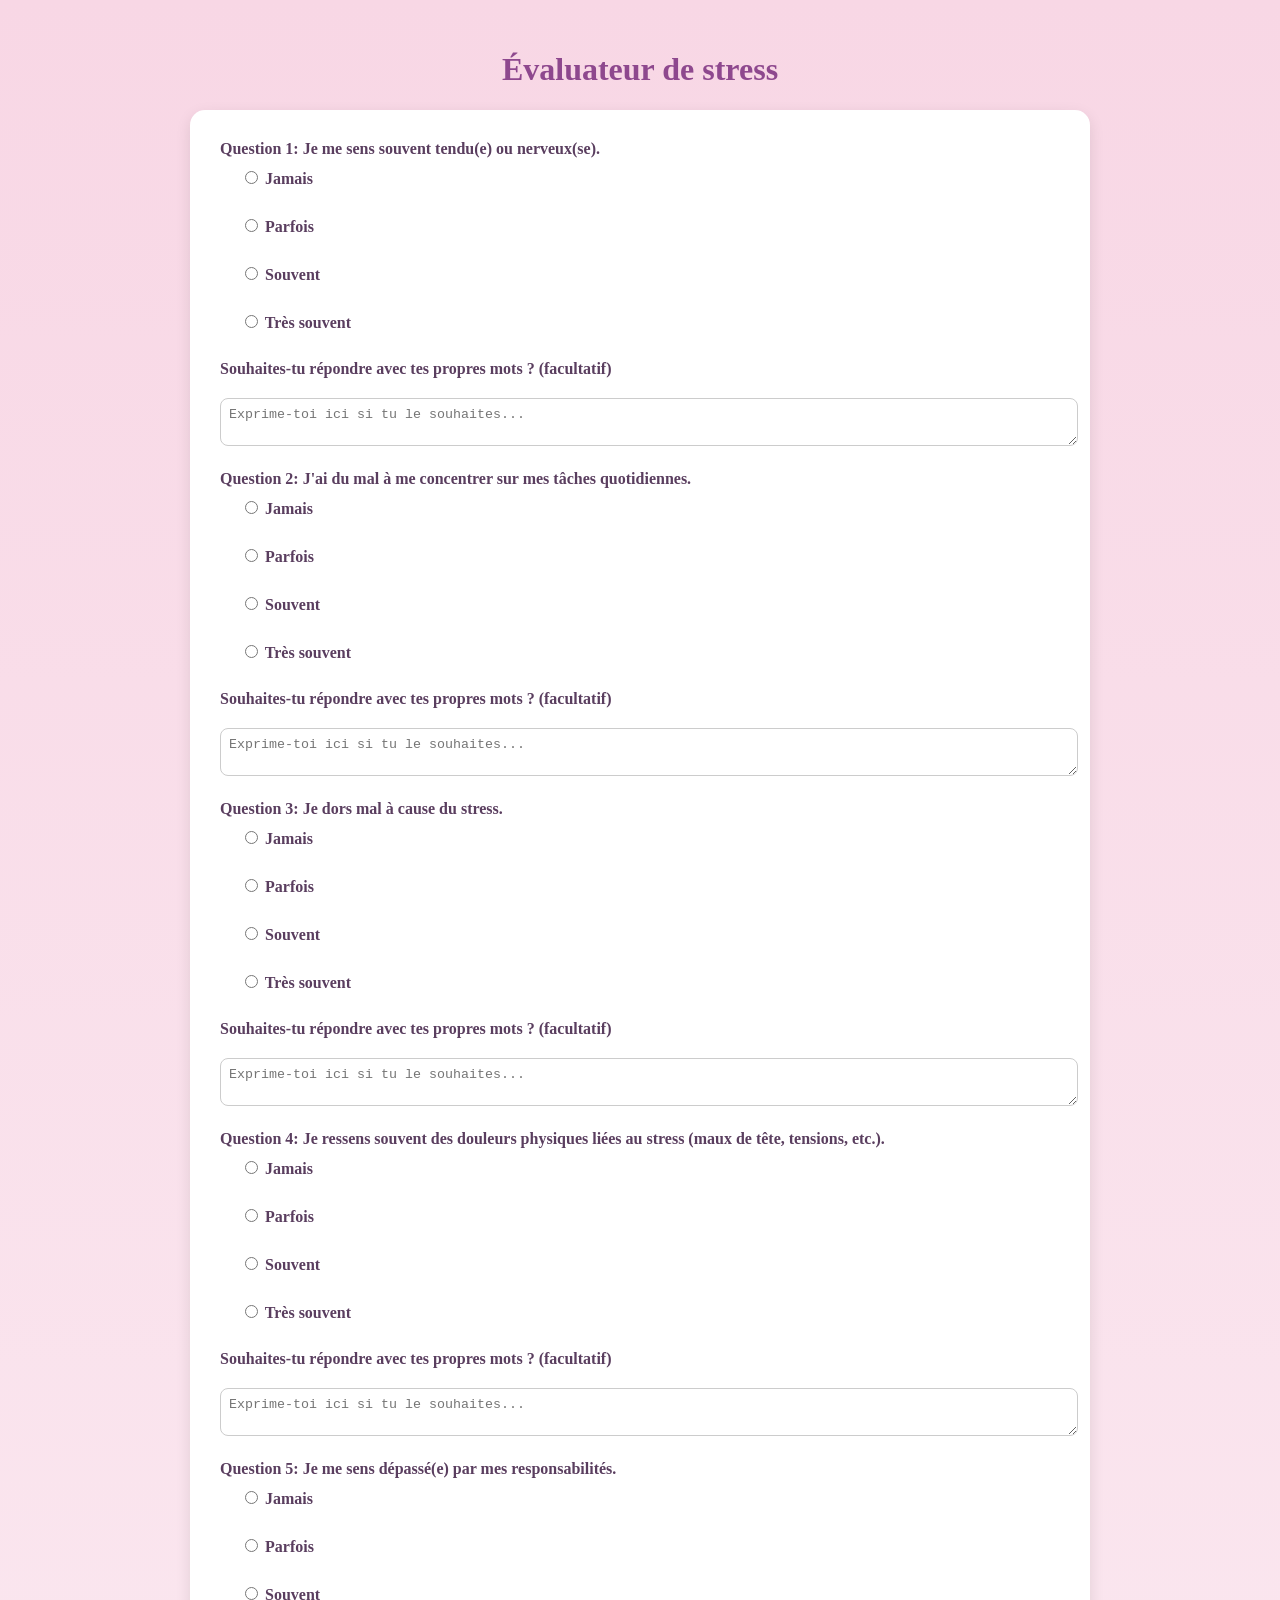
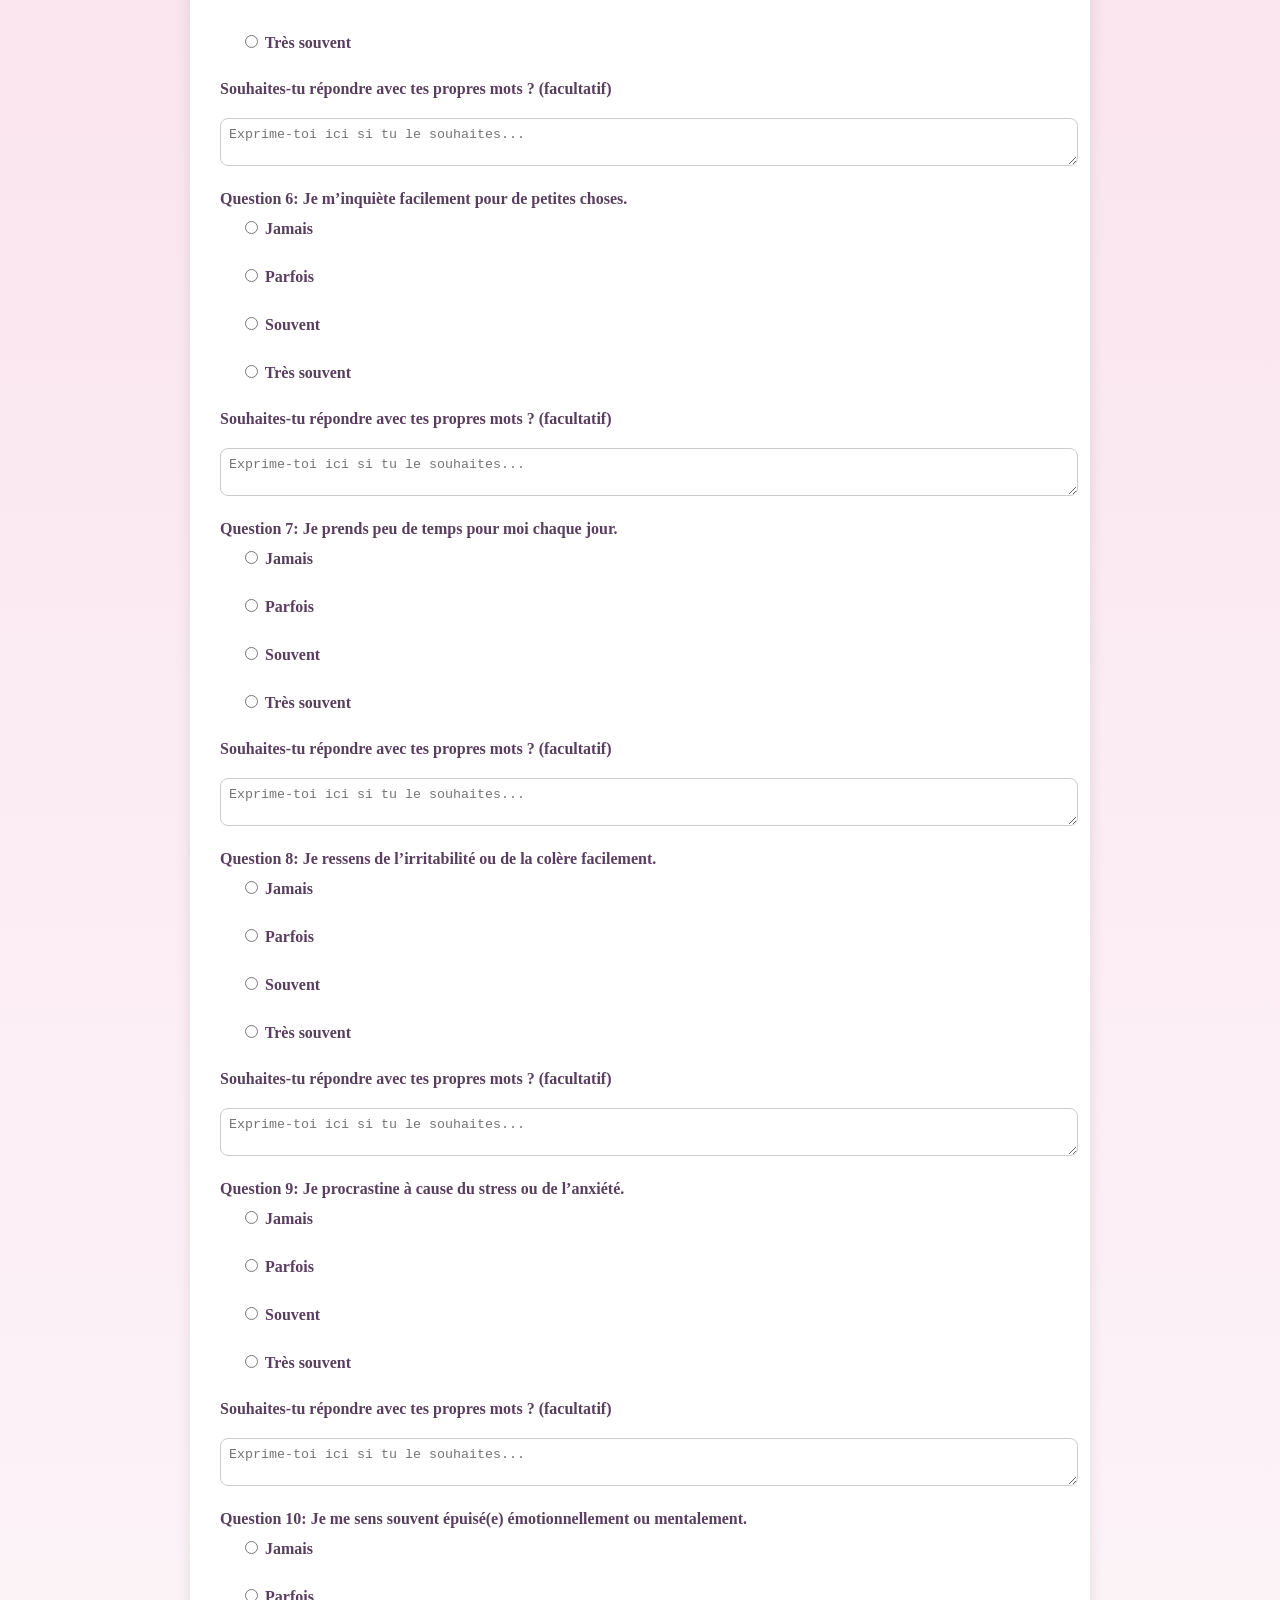
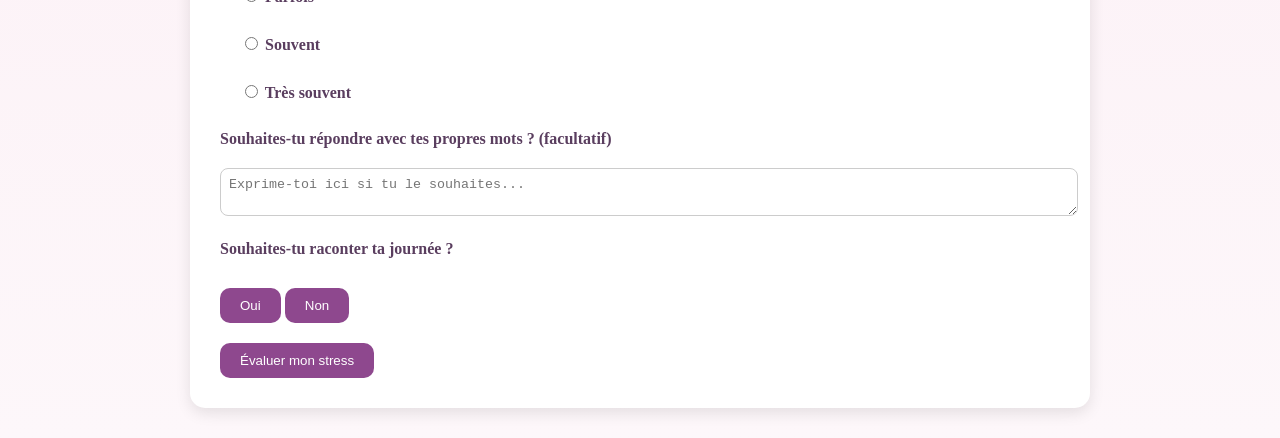
<file: stress.html>
<!DOCTYPE html>
<html lang="fr">
<head>
<meta name="viewport" content="width=device-width, initial-scale=1.0">
<meta charset="UTF-8">
<title>Évaluateur de stress - SereniT</title>
<style>
body {
  font-family: 'Georgia', serif;
  background: linear-gradient(to bottom, #f8d7e5, #fdf7fa);
  color: #5a3e5f;
  padding: 30px;
  max-width: 900px;
  margin: auto;
}
h1 { color: #8e488e; text-align: center; }
form {
  background: #fff;
  padding: 30px;
  border-radius: 15px;
  box-shadow: 0 5px 15px rgba(0,0,0,0.1);
  margin-top: 20px;
}
.question { margin-bottom: 20px; }
label { display: block; margin-bottom: 10px; font-weight: bold; }
.options { margin-left: 20px; }
textarea, input[type="text"] {
  width: 100%; padding: 8px; border-radius: 8px; border: 1px solid #ccc; margin-top: 10px;
}
button {
  margin-top: 20px;
  background: #8e488e; color: #fff;
  padding: 10px 20px;
  border: none; border-radius: 10px; cursor: pointer;
}
#resultat { margin-top: 30px; font-weight: bold; font-size: 1.2rem; text-align: center; }
.hidden { display: none; }
</style>
</head>
<body>
<h1>Évaluateur de stress</h1>
<div id="content"></div>

<script>
const content = document.getElementById("content");
let alreadySubmitted = false;

// Questions réalistes
const questions = [
  "Je me sens souvent tendu(e) ou nerveux(se).",
  "J'ai du mal à me concentrer sur mes tâches quotidiennes.",
  "Je dors mal à cause du stress.",
  "Je ressens souvent des douleurs physiques liées au stress (maux de tête, tensions, etc.).",
  "Je me sens dépassé(e) par mes responsabilités.",
  "Je m’inquiète facilement pour de petites choses.",
  "Je prends peu de temps pour moi chaque jour.",
  "Je ressens de l’irritabilité ou de la colère facilement.",
  "Je procrastine à cause du stress ou de l’anxiété.",
  "Je me sens souvent épuisé(e) émotionnellement ou mentalement."
];

function createForm() {
  const form = document.createElement("form");
  form.id = "stressForm";

  questions.forEach((q, index) => {
    const i = index + 1;
    const questionDiv = document.createElement("div");
    questionDiv.className = "question";
    questionDiv.innerHTML = `
      <label>Question ${i}: ${q}</label>
      <div class="options">
        <label><input type="radio" name="q${i}" value="1" required> Jamais</label><br>
        <label><input type="radio" name="q${i}" value="2"> Parfois</label><br>
        <label><input type="radio" name="q${i}" value="3"> Souvent</label><br>
        <label><input type="radio" name="q${i}" value="4"> Très souvent</label><br>
      </div>
      <div>
        <label>Souhaites-tu répondre avec tes propres mots ? (facultatif)</label>
        <textarea name="text${i}" rows="2" placeholder="Exprime-toi ici si tu le souhaites..."></textarea>
      </div>
    `;
    form.appendChild(questionDiv);
  });

  // Option journal
  const journeeDiv = document.createElement("div");
  journeeDiv.innerHTML = `
    <label>Souhaites-tu raconter ta journée ?</label>
    <button type="button" onclick="montrerJournal(true)">Oui</button>
    <button type="button" onclick="montrerJournal(false)">Non</button>
    <div id="zoneJournal" class="hidden">
      <textarea name="journal" rows="4" placeholder="Raconte ta journée ici..."></textarea>
    </div>
  `;
  form.appendChild(journeeDiv);

  const submitBtn = document.createElement("button");
  submitBtn.type = "submit";
  submitBtn.textContent = "Évaluer mon stress";
  form.appendChild(submitBtn);

  content.innerHTML = "";
  content.appendChild(form);

  form.addEventListener("submit", function(e) {
    e.preventDefault();
    if (alreadySubmitted) {
      const confirmRepeat = confirm("Tu as déjà rempli cet évaluateur. Veux-tu vraiment le refaire ?");
      if (!confirmRepeat) return;
    }
    alreadySubmitted = true;

    let score = 0;
    for (let i = 1; i <= questions.length; i++) {
      const val = form.querySelector(`input[name="q${i}"]:checked`);
      if (val) score += parseInt(val.value);
    }

    let message = "";
    let conseil = "";
    if (score <= 15) {
      message = "Ton niveau de stress semble faible. 🌿";
      conseil = "Continue à prendre soin de toi et à maintenir tes habitudes positives.";
    } else if (score <= 25) {
      message = "Ton stress est modéré. 💡";
      conseil = "Essaie de prendre un peu plus de pauses, respire profondément et organise tes priorités.";
    } else {
      message = "Ton niveau de stress est élevé. 💬";
      conseil = "Il serait bénéfique de parler à quelqu’un de confiance ou à un psychologue.";
    }

    afficherPostEvaluation(message, conseil);
  });
}

function montrerJournal(oui) {
  document.getElementById("zoneJournal").classList.toggle("hidden", !oui);
}

function afficherPostEvaluation(message, conseil) {
  content.innerHTML = `
    <div id="resultat">${message}<br>${conseil}</div>
    <p>Souhaites-tu prendre rendez-vous avec un psychologue ?</p>
    <button onclick="redirigerPsychologue(true)">Oui</button>
    <button onclick="redirigerPsychologue(false)">Non</button>
    <div id="messageRecomfort"></div>
  `;
}

function redirigerPsychologue(choix) {
  if (choix) {
    window.location.href = "rendezvous.html";
  } else {
    proposerMessageRecomfort();
  }
}

function proposerMessageRecomfort() {
  const zone = document.getElementById("messageRecomfort");
  const dernierMessage = localStorage.getItem("dernierMessage");
  const maintenant = new Date().getTime();

  if (dernierMessage && maintenant - dernierMessage < 24*60*60*1000) {
    zone.innerHTML = "<p>Tu as déjà reçu un message réconfortant dans les dernières 24h. 💛</p>";
    // Toujours proposer l'accès au forum
    demanderAccesForum();
    return;
  }

  zone.innerHTML = `
    <p>Veux-tu recevoir un message réconfortant maintenant ? 💌</p>
    <button onclick="envoyerMessageRecomfort()">Oui</button>
    <button onclick="refuserMessageRecomfort()">Non</button>
  `;
}

function envoyerMessageRecomfort() {
  const messages = [
    "🌸 Respire profondément et rappelle-toi que tu es fort(e) aujourd'hui.",
    "🌿 Prends un moment pour toi et écoute ce dont ton corps a besoin.",
    "💛 Tu fais de ton mieux et c'est déjà incroyable.",
    "☀️ Même dans les moments difficiles, une petite pause peut tout changer.",
    "💌 N’oublie pas de sourire, même un tout petit sourire compte."
  ];
  const msg = messages[Math.floor(Math.random()*messages.length)];
  alert(msg);
  localStorage.setItem("dernierMessage", new Date().getTime());
  demanderAccesForum();
}

function refuserMessageRecomfort() {
  demanderAccesForum();
}

function demanderAccesForum() {
  const zone = document.getElementById("messageRecomfort");
  zone.innerHTML = `
    <p>Souhaites-tu accéder au forum pour partager ou discuter ?</p>
    <button onclick="redirigerForum(true)">Oui</button>
    <button onclick="redirigerForum(false)">Non</button>
  `;
}

function redirigerForum(choix) {
  if (choix) {
    window.location.href = "forum.html";
  } else {
    createForm();
  }
}

// Initialisation
createForm();
</script>
</body>
</html>
</file>
